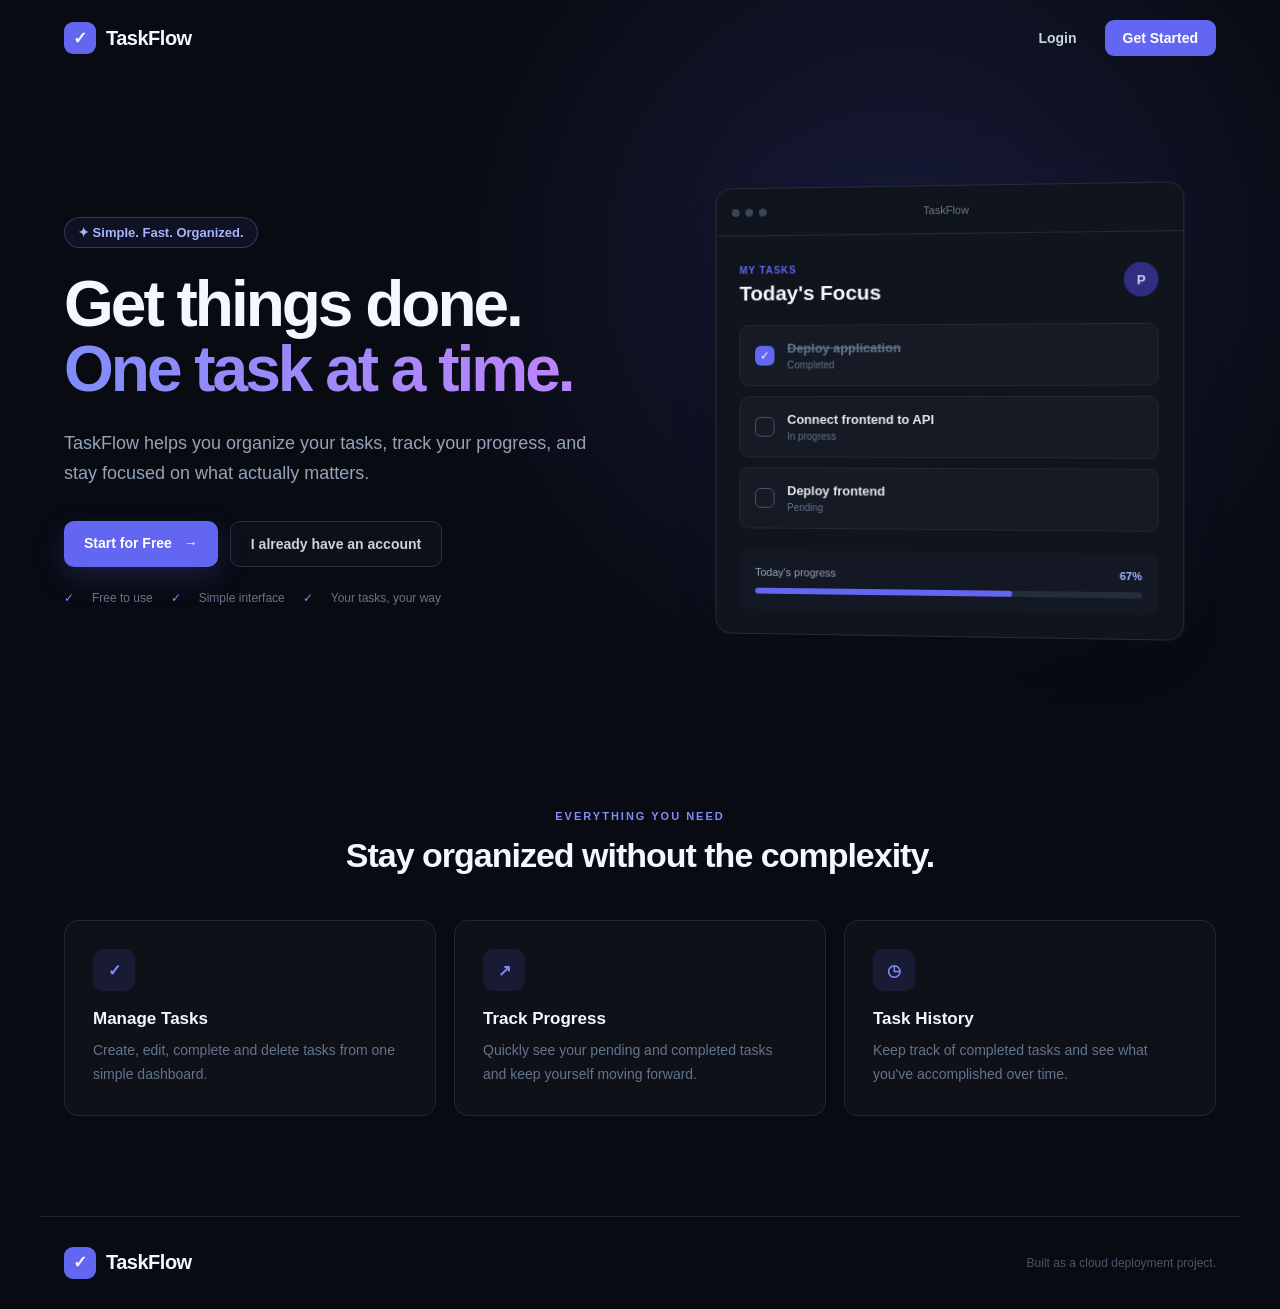
<file: frontend/index.html>
<!DOCTYPE html>
<html lang="en">
<head>
    <meta charset="UTF-8">
    <meta name="viewport" content="width=device-width, initial-scale=1.0">

    <title>TaskFlow | Organize Your Work</title>

    <link rel="stylesheet" href="css/landing.css">
</head>

<body>

    <!-- Navigation -->
    <nav class="navbar">

        <div class="logo">
            <span class="logo-icon">✓</span>
            TaskFlow
        </div>

        <div class="nav-buttons">
            <a href="login.html" class="login-btn">Login</a>
            <a href="register.html" class="signup-btn">Get Started</a>
        </div>

    </nav>


    <!-- Hero -->
    <main>

        <section class="hero">

            <div class="hero-content">

                <div class="badge">
                    ✦ Simple. Fast. Organized.
                </div>

                <h1>
                    Get things done.
                    <span>One task at a time.</span>
                </h1>

                <p>
                    TaskFlow helps you organize your tasks, track your progress,
                    and stay focused on what actually matters.
                </p>

                <div class="hero-buttons">

                    <a href="register.html" class="primary-btn">
                        Start for Free
                        <span>→</span>
                    </a>

                    <a href="login.html" class="secondary-btn">
                        I already have an account
                    </a>

                </div>

                <div class="trust">
                    <span>✓</span> Free to use
                    <span>✓</span> Simple interface
                    <span>✓</span> Your tasks, your way
                </div>

            </div>


            <!-- Task Preview -->
            <div class="hero-preview">

                <div class="preview-window">

                    <div class="window-header">
                        <div class="window-dots">
                            <span></span>
                            <span></span>
                            <span></span>
                        </div>

                        <div class="window-title">
                            TaskFlow
                        </div>
                    </div>


                    <div class="preview-body">

                        <div class="preview-heading">
                            <div>
                                <small>MY TASKS</small>
                                <h3>Today's Focus</h3>
                            </div>

                            <div class="fake-avatar">
                                P
                            </div>
                        </div>


                        <div class="task-card completed">
                            <div class="check">✓</div>

                            <div>
                                <strong>Deploy application</strong>
                                <small>Completed</small>
                            </div>
                        </div>


                        <div class="task-card">
                            <div class="empty-check"></div>

                            <div>
                                <strong>Connect frontend to API</strong>
                                <small>In progress</small>
                            </div>
                        </div>


                        <div class="task-card">
                            <div class="empty-check"></div>

                            <div>
                                <strong>Deploy frontend</strong>
                                <small>Pending</small>
                            </div>
                        </div>


                        <div class="progress-box">

                            <div class="progress-info">
                                <span>Today's progress</span>
                                <strong>67%</strong>
                            </div>

                            <div class="progress-bar">
                                <div></div>
                            </div>

                        </div>

                    </div>

                </div>

            </div>

        </section>


        <!-- Features -->
        <section class="features">

            <div class="section-heading">
                <span>EVERYTHING YOU NEED</span>
                <h2>Stay organized without the complexity.</h2>
            </div>


            <div class="feature-grid">

                <div class="feature-card">

                    <div class="feature-icon">
                        ✓
                    </div>

                    <h3>Manage Tasks</h3>

                    <p>
                        Create, edit, complete and delete tasks
                        from one simple dashboard.
                    </p>

                </div>


                <div class="feature-card">

                    <div class="feature-icon">
                        ↗
                    </div>

                    <h3>Track Progress</h3>

                    <p>
                        Quickly see your pending and completed
                        tasks and keep yourself moving forward.
                    </p>

                </div>


                <div class="feature-card">

                    <div class="feature-icon">
                        ◷
                    </div>

                    <h3>Task History</h3>

                    <p>
                        Keep track of completed tasks and see
                        what you've accomplished over time.
                    </p>

                </div>

            </div>

        </section>

    </main>


    <!-- Footer -->
    <footer>

        <div class="logo">
            <span class="logo-icon">✓</span>
            TaskFlow
        </div>

        <p>
            Built as a cloud deployment project.
        </p>

    </footer>

</body>
</html>
</file>
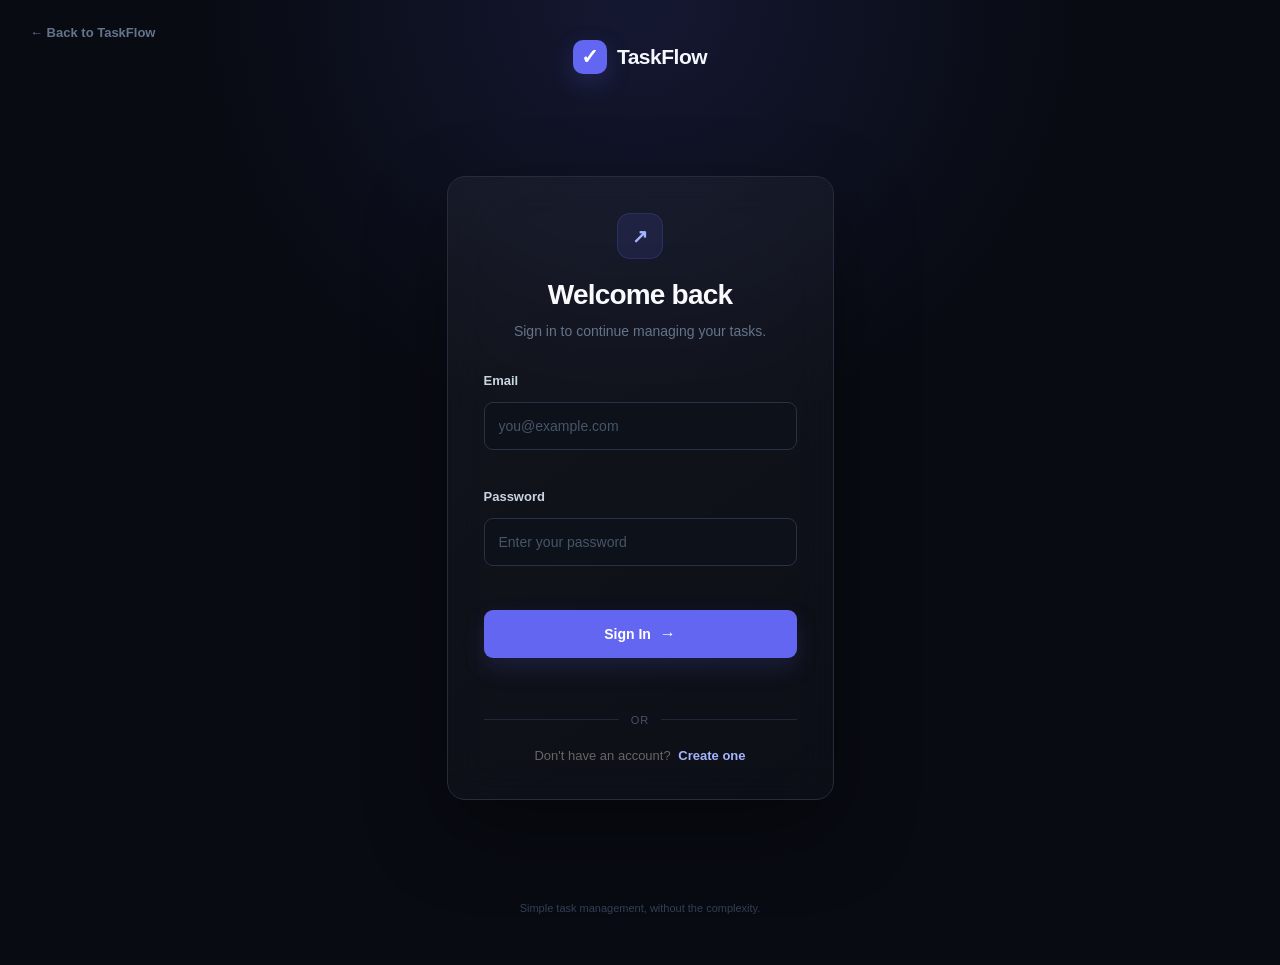
<file: frontend/dashboard.html>
<!DOCTYPE html>
<html lang="en">

<head>
    <meta charset="UTF-8">
    <meta name="viewport" content="width=device-width, initial-scale=1.0">

    <title>Dashboard | TaskFlow</title>

    <link rel="stylesheet" href="css/style.css">
    <link rel="stylesheet" href="css/dashboard.css">
</head>

<body class="dashboard-page">

    <div class="dashboard-container">

        <!-- ================= HEADER ================= -->

        <header class="dashboard-header">

            <a href="index.html" class="dashboard-brand">
                <span class="dashboard-logo">✓</span>
                <span>TaskFlow</span>
            </a>

            <div class="dashboard-user">

                <div class="user-info">
                    <span class="user-label">SIGNED IN AS</span>
                    <span id="userEmail">Loading user...</span>
                </div>

                <button id="logoutButton" class="logout-button">
                    Logout
                </button>

            </div>

        </header>


        <!-- ================= WELCOME ================= -->

        <section class="dashboard-welcome">

            <div>
                <p class="dashboard-eyebrow">YOUR WORKSPACE</p>

                <h1>
                    Get things done.
                    <span>One task at a time.</span>
                </h1>

                <p class="welcome-text">
                    Keep track of your work, stay organized,
                    and focus on what matters.
                </p>
            </div>

        </section>


        <!-- ================= STATISTICS ================= -->

        <section class="stats">

            <div class="stat-card">
                <div class="stat-icon">✓</div>

                <div>
                    <span class="stat-label">TOTAL TASKS</span>
                    <p id="totalTasks">0</p>
                </div>
            </div>


            <div class="stat-card">
                <div class="stat-icon pending-icon">◷</div>

                <div>
                    <span class="stat-label">PENDING</span>
                    <p id="pendingTasks">0</p>
                </div>
            </div>


            <div class="stat-card">
                <div class="stat-icon completed-icon">✓</div>

                <div>
                    <span class="stat-label">COMPLETED</span>
                    <p id="completedTasks">0</p>
                </div>
            </div>

        </section>


        <!-- ================= CREATE TASK ================= -->

        <section class="create-task">

            <div class="create-header">

                <div>
                    <p class="section-eyebrow">NEW TASK</p>

                    <h2>Create a task</h2>

                    <p>
                        Add something you want to accomplish.
                    </p>
                </div>

                <div class="create-icon">
                    +
                </div>

            </div>


            <form id="taskForm">

                <div class="task-input-row">

                    <div class="task-input-group">

                        <label for="taskTitle">
                            Task title
                        </label>

                        <input
                            type="text"
                            id="taskTitle"
                            placeholder="What needs to be done?"
                            required
                        >

                    </div>


                    <div class="task-input-group description-input">

                        <label for="taskDescription">
                            Description
                        </label>

                        <textarea
                            id="taskDescription"
                            placeholder="Add some details..."
                        ></textarea>

                    </div>

                </div>


                <div class="create-action">

                    <button type="submit" class="add-task-button">
                        <span>+</span>
                        Add Task
                    </button>

                </div>

            </form>


            <p id="taskMessage"></p>

        </section>


        <!-- ================= TASKS ================= -->

        <section class="tasks-section">

            <div class="section-header">

                <div>
                    <p class="section-eyebrow">WORKSPACE</p>

                    <h2>My Tasks</h2>
                </div>

                <a href="history.html" class="history-link">
                    View History
                    <span>→</span>
                </a>

            </div>


            <div id="tasksList">

                <p class="loading-tasks">
                    Loading tasks...
                </p>

            </div>

        </section>


        <!-- ================= FOOTER ================= -->

        <footer class="dashboard-footer">

            <span>TaskFlow</span>

            <span>
                Simple. Fast. Organized.
            </span>

        </footer>

    </div>


    <script src="js/dashboard.js"></script>

</body>
</html>
</file>
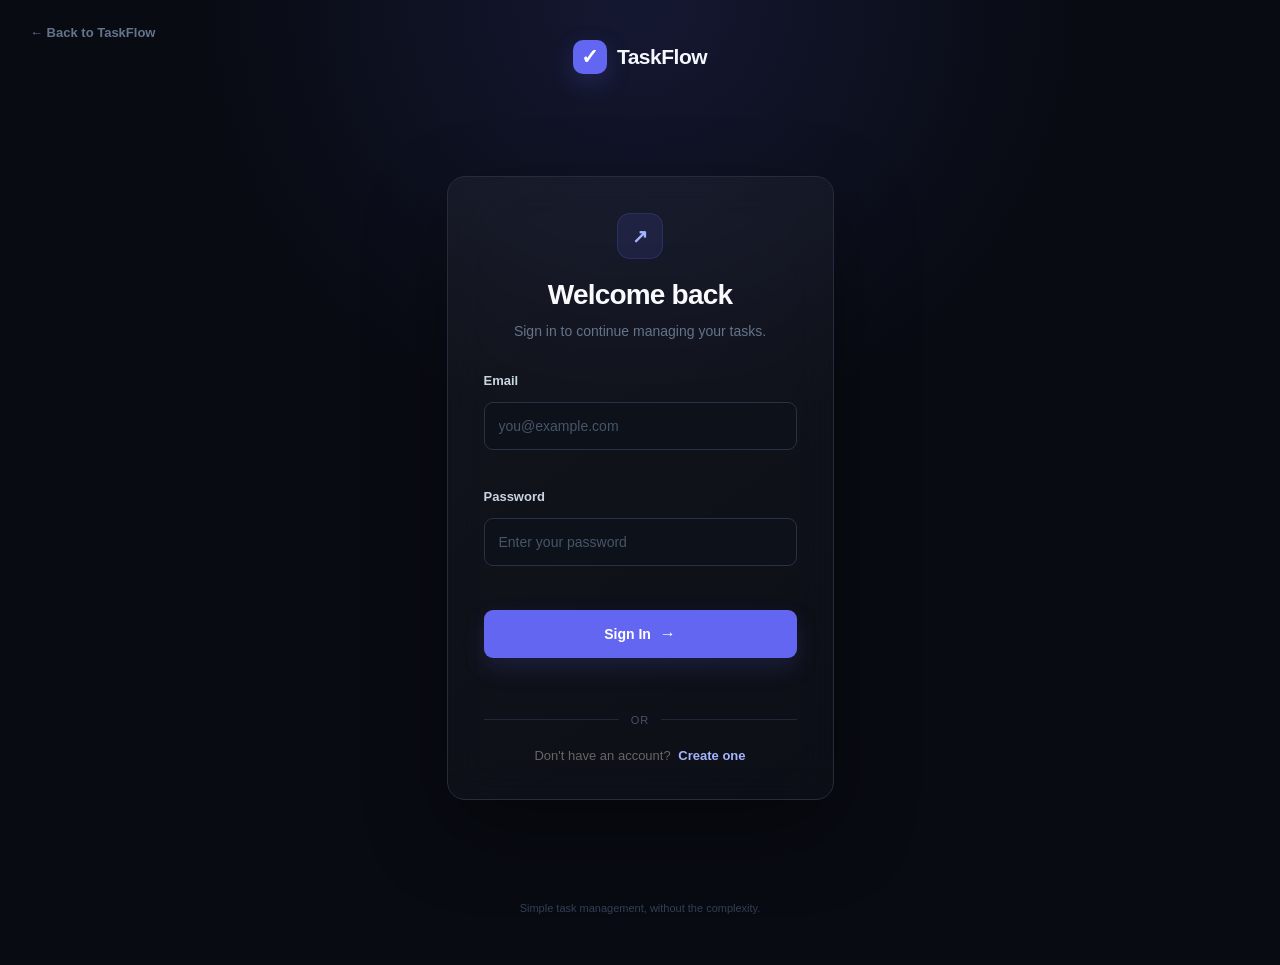
<file: frontend/history.html>
<!DOCTYPE html>
<html lang="en">

<head>
    <meta charset="UTF-8">
    <meta name="viewport" content="width=device-width, initial-scale=1.0">

    <title>Task History - TaskFlow</title>

    <link rel="stylesheet" href="css/style.css">
<link rel="stylesheet" href="css/history.css">
</head>

<body>

    <div class="dashboard-container">

        <!-- Header -->
        <header class="dashboard-header">

            <div>
                <p class="eyebrow">TASKFLOW</p>
                <h1>Task History</h1>
                <p class="page-subtitle">
                    Review the tasks you've completed.
                </p>
            </div>

            <div class="header-actions">

                <a href="dashboard.html" class="secondary-button">
                    ← Dashboard
                </a>

                <button id="logoutButton" class="logout-button">
                    Logout
                </button>

            </div>

        </header>


        <!-- History -->
        <section class="tasks-section history-section">

            <div class="section-header">
                <div>
                    <p class="section-label">YOUR PROGRESS</p>
                    <h2>Completed Tasks</h2>
                </div>
            </div>

            <div id="historyList">

                <p>Loading history...</p>

            </div>

        </section>

    </div>

 <script>
        document.getElementById("logoutButton").addEventListener("click", () => {
            localStorage.removeItem("token");
            window.location.href = "login.html";
        });
    </script>

    <script src="js/history.js"></script>


</body>

</html>
</file>
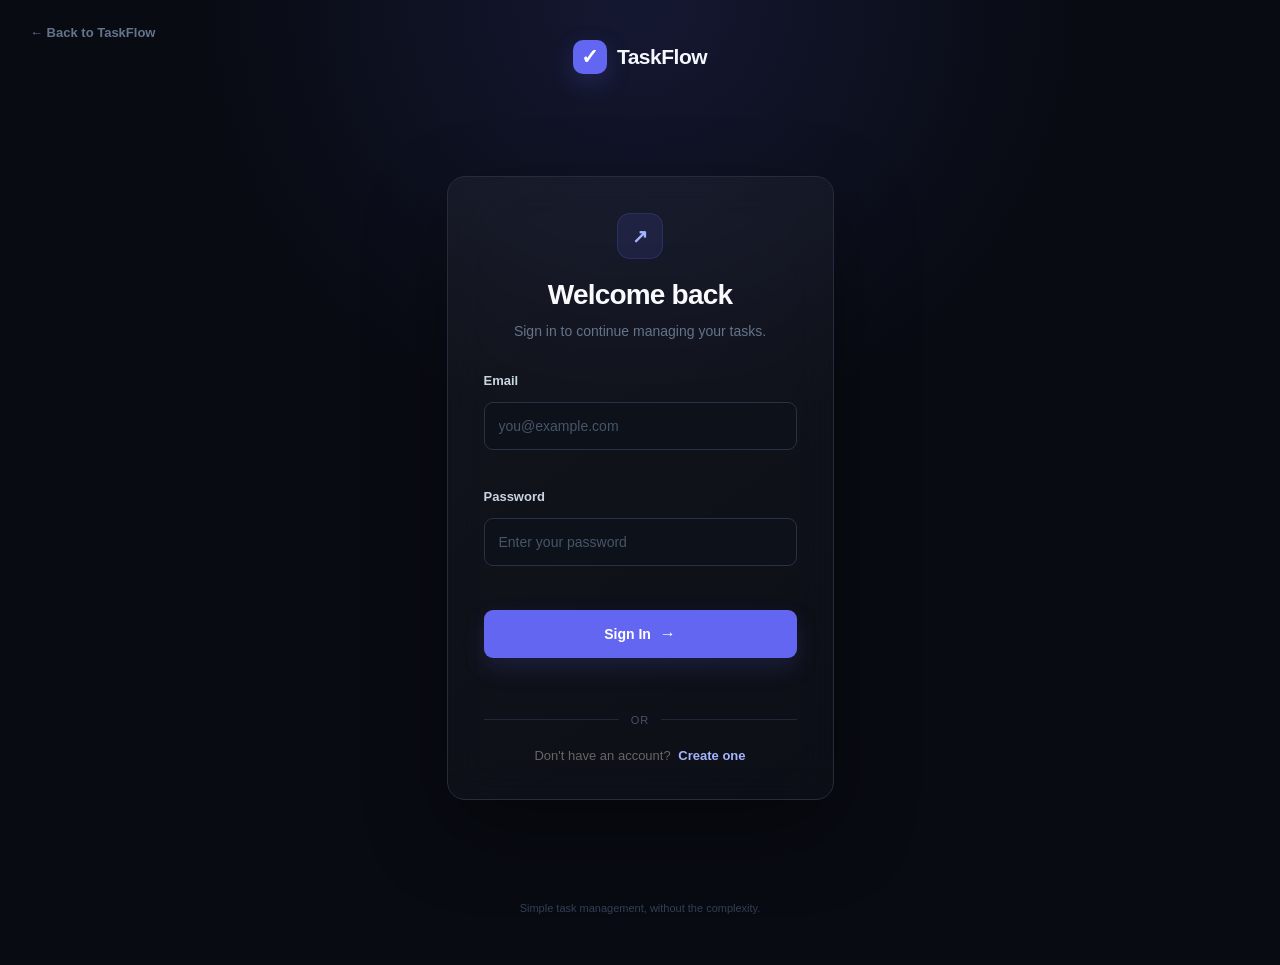
<file: frontend/login.html>
<!DOCTYPE html>
<html lang="en">
<head>
    <meta charset="UTF-8">
    <meta name="viewport" content="width=device-width, initial-scale=1.0">

    <title>Login | TaskFlow</title>

    <link rel="stylesheet" href="css/style.css">

</head>

<body class="auth-page">

    <a href="index.html" class="auth-back">
        ← Back to TaskFlow
    </a>

    <main class="auth-wrapper">

        <div class="auth-brand">
            <div class="logo-icon">✓</div>
            <span>TaskFlow</span>
        </div>

        <div class="auth-container">

            <div class="auth-header">
                <div class="auth-icon">↗</div>

                <h1>Welcome back</h1>

                <p>
                    Sign in to continue managing your tasks.
                </p>
            </div>

            <form id="loginForm">

                <div class="form-group">
                    <label for="email">Email</label>

                    <input
                        type="email"
                        id="email"
                        placeholder="you@example.com"
                        autocomplete="email"
                        required
                    >
                </div>

                <div class="form-group">
                    <div class="label-row">
                        <label for="password">Password</label>
                    </div>

                    <input
                        type="password"
                        id="password"
                        placeholder="Enter your password"
                        autocomplete="current-password"
                        required
                    >
                </div>

                <button type="submit" class="auth-button">
                    Sign In
                    <span>→</span>
                </button>

            </form>

            <p id="message" class="auth-message"></p>

            <div class="auth-divider">
                <span>or</span>
            </div>

            <p class="auth-switch">
                Don't have an account?
                <a href="register.html">Create one</a>
            </p>

        </div>

        <p class="auth-footer">
            Simple task management, without the complexity.
        </p>

    </main>

    <script src="js/auth.js"></script>

</body>
</html>
</file>
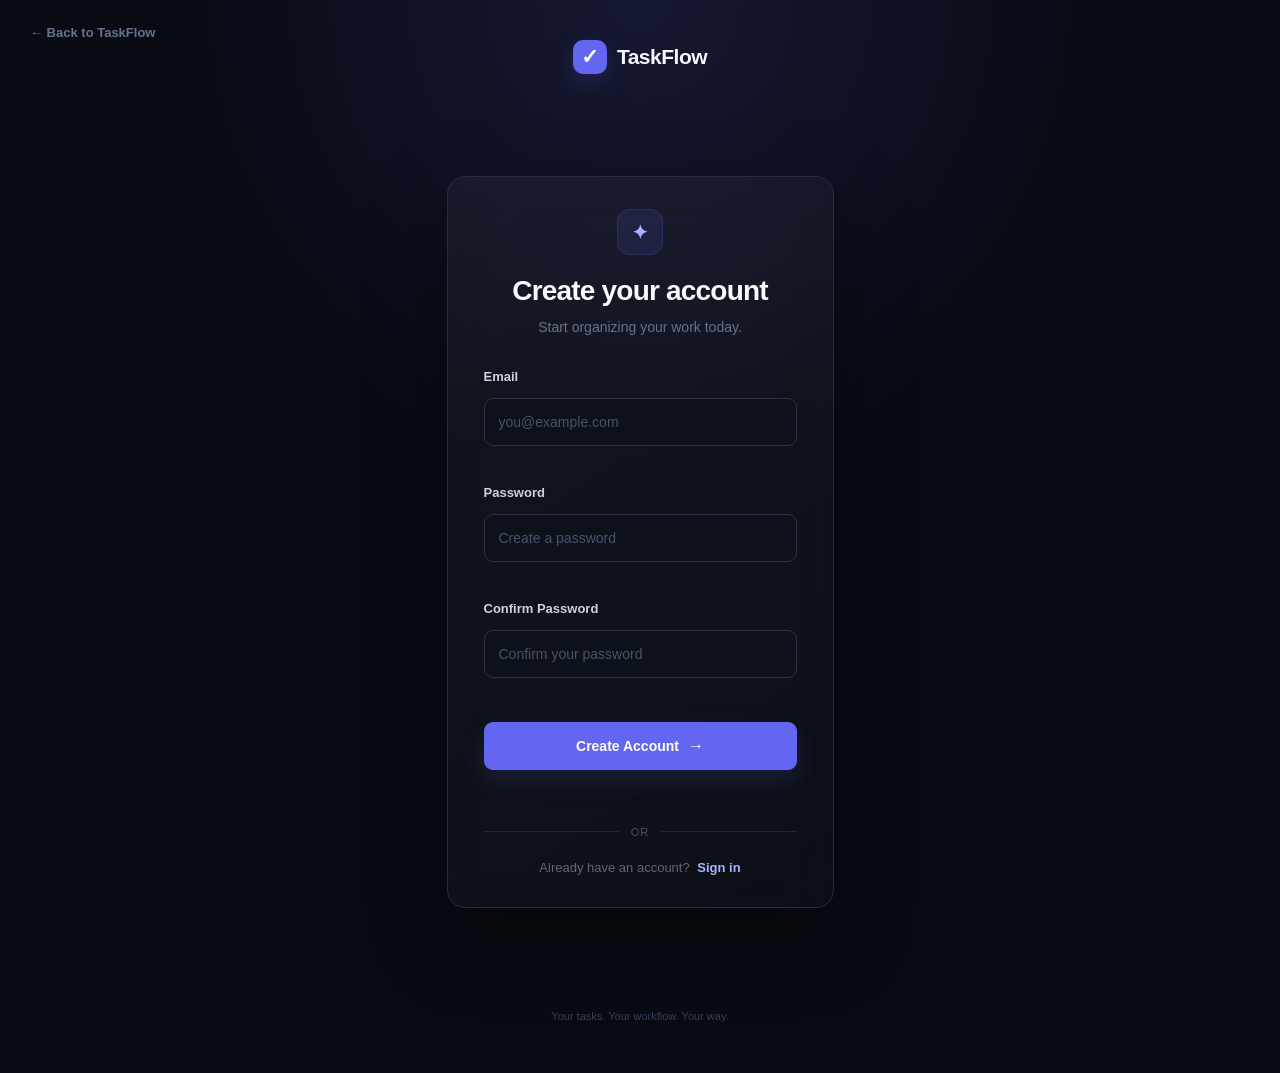
<file: frontend/register.html>
<!DOCTYPE html>
<html lang="en">
<head>
    <meta charset="UTF-8">
    <meta name="viewport" content="width=device-width, initial-scale=1.0">

    <title>Create Account | TaskFlow</title>

    <link rel="stylesheet" href="css/style.css">
</head>

<body class="auth-page">

    <a href="index.html" class="auth-back">
        ← Back to TaskFlow
    </a>

    <main class="auth-wrapper">

        <div class="auth-brand">
            <div class="logo-icon">✓</div>
            <span>TaskFlow</span>
        </div>

        <div class="auth-container register-card">

            <div class="auth-header">

                <div class="auth-icon">✦</div>

                <h1>Create your account</h1>

                <p>
                    Start organizing your work today.
                </p>

            </div>


            <form id="registerForm">

                <div class="form-group">

                    <label for="email">
                        Email
                    </label>

                    <input
                        type="email"
                        id="email"
                        placeholder="you@example.com"
                        autocomplete="email"
                        required
                    >

                </div>


                <div class="form-group">

                    <label for="password">
                        Password
                    </label>

                    <input
                        type="password"
                        id="password"
                        placeholder="Create a password"
                        autocomplete="new-password"
                        required
                    >

                </div>


                <div class="form-group">

                    <label for="confirmPassword">
                        Confirm Password
                    </label>

                    <input
                        type="password"
                        id="confirmPassword"
                        placeholder="Confirm your password"
                        autocomplete="new-password"
                        required
                    >

                </div>


                <button type="submit" class="auth-button">
                    Create Account
                    <span>→</span>
                </button>

            </form>


            <p id="message" class="auth-message"></p>


            <div class="auth-divider">
                <span>or</span>
            </div>


            <p class="auth-switch">
                Already have an account?
                <a href="login.html">Sign in</a>
            </p>

        </div>


        <p class="auth-footer">
            Your tasks. Your workflow. Your way.
        </p>

    </main>


    <script src="js/auth.js"></script>

</body>
</html>
</file>
<file: frontend/css/landing.css>
* {
    margin: 0;
    padding: 0;
    box-sizing: border-box;
}

body {
    font-family: Inter, -apple-system, BlinkMacSystemFont, "Segoe UI",
        Roboto, sans-serif;

    background:
        radial-gradient(
            circle at 70% 20%,
            rgba(99, 102, 241, 0.16),
            transparent 35%
        ),
        #080b12;

    color: #f5f7ff;
    min-height: 100vh;
}


/* =========================
   NAVBAR
========================= */

.navbar {
    height: 76px;

    display: flex;
    align-items: center;
    justify-content: space-between;

    max-width: 1200px;
    margin: auto;

    padding: 0 24px;
}

.logo {
    display: flex;
    align-items: center;
    gap: 10px;

    font-size: 20px;
    font-weight: 700;
    letter-spacing: -0.5px;
}

.logo-icon {
    width: 32px;
    height: 32px;

    display: flex;
    align-items: center;
    justify-content: center;

    border-radius: 9px;

    background: #6366f1;

    font-size: 17px;
    font-weight: 800;
}

.nav-buttons {
    display: flex;
    align-items: center;
    gap: 10px;
}

.login-btn,
.signup-btn {
    text-decoration: none;
    padding: 10px 18px;
    border-radius: 9px;

    font-size: 14px;
    font-weight: 600;

    transition: 0.2s ease;
}

.login-btn {
    color: #cbd5e1;
}

.login-btn:hover {
    color: white;
}

.signup-btn {
    background: #6366f1;
    color: white;
}

.signup-btn:hover {
    background: #5558e8;
    transform: translateY(-1px);
}


/* =========================
   HERO
========================= */

.hero {
    max-width: 1200px;
    margin: auto;

    min-height: 650px;

    padding: 90px 24px 70px;

    display: grid;
    grid-template-columns: 1fr 1fr;

    gap: 70px;

    align-items: center;
}

.hero-content {
    max-width: 600px;
}

.badge {
    display: inline-block;

    padding: 7px 13px;

    border: 1px solid rgba(129, 140, 248, 0.3);

    background: rgba(99, 102, 241, 0.08);

    border-radius: 999px;

    color: #a5b4fc;

    font-size: 13px;
    font-weight: 600;

    margin-bottom: 24px;
}

.hero h1 {
    font-size: clamp(48px, 5vw, 72px);

    line-height: 1.02;

    letter-spacing: -3px;

    margin-bottom: 25px;
}

.hero h1 span {
    display: block;

    background: linear-gradient(
        90deg,
        #818cf8,
        #c084fc
    );

    -webkit-background-clip: text;
    background-clip: text;

    color: transparent;
}

.hero p {
    max-width: 540px;

    color: #94a3b8;

    font-size: 18px;
    line-height: 1.7;

    margin-bottom: 32px;
}


/* =========================
   HERO BUTTONS
========================= */

.hero-buttons {
    display: flex;
    gap: 12px;

    flex-wrap: wrap;
}

.primary-btn,
.secondary-btn {
    text-decoration: none;

    padding: 14px 20px;

    border-radius: 10px;

    font-size: 14px;
    font-weight: 700;

    transition: 0.2s ease;
}

.primary-btn {
    background: #6366f1;
    color: white;

    box-shadow: 0 10px 30px rgba(99, 102, 241, 0.2);
}

.primary-btn:hover {
    background: #5558e8;
    transform: translateY(-2px);
}

.primary-btn span {
    margin-left: 8px;
}

.secondary-btn {
    color: #cbd5e1;

    border: 1px solid #263043;

    background: rgba(255,255,255,0.02);
}

.secondary-btn:hover {
    background: rgba(255,255,255,0.05);
    border-color: #3b465c;
}

.trust {
    margin-top: 24px;

    display: flex;
    flex-wrap: wrap;
    gap: 18px;

    color: #64748b;

    font-size: 12px;
}

.trust span {
    color: #818cf8;
}


/* =========================
   APP PREVIEW
========================= */

.hero-preview {
    display: flex;
    justify-content: center;
}

.preview-window {
    width: 100%;
    max-width: 470px;

    border-radius: 16px;

    overflow: hidden;

    background: #10141d;

    border: 1px solid #252d3d;

    box-shadow:
        0 30px 80px rgba(0,0,0,0.45),
        0 0 80px rgba(99,102,241,0.08);

    transform: perspective(1000px) rotateY(-4deg);
}

.window-header {
    height: 48px;

    display: flex;
    align-items: center;

    border-bottom: 1px solid #222a38;

    padding: 0 16px;

    position: relative;
}

.window-dots {
    display: flex;
    gap: 6px;
}

.window-dots span {
    width: 8px;
    height: 8px;

    border-radius: 50%;

    background: #3b4558;
}

.window-title {
    position: absolute;

    left: 50%;
    transform: translateX(-50%);

    color: #64748b;

    font-size: 11px;
}

.preview-body {
    padding: 24px;
}

.preview-heading {
    display: flex;
    justify-content: space-between;
    align-items: center;

    margin-bottom: 20px;
}

.preview-heading small {
    color: #6366f1;

    font-size: 10px;
    font-weight: 800;

    letter-spacing: 1px;
}

.preview-heading h3 {
    margin-top: 4px;

    font-size: 21px;
}

.fake-avatar {
    width: 34px;
    height: 34px;

    display: flex;
    align-items: center;
    justify-content: center;

    border-radius: 50%;

    background: #312e81;

    color: #c7d2fe;

    font-size: 13px;
    font-weight: 700;
}

.task-card {
    display: flex;
    align-items: center;
    gap: 13px;

    padding: 15px;

    margin-bottom: 10px;

    background: #151a24;

    border: 1px solid #222a38;

    border-radius: 10px;
}

.task-card strong {
    display: block;

    font-size: 13px;

    color: #e2e8f0;
}

.task-card small {
    display: block;

    margin-top: 4px;

    color: #64748b;

    font-size: 10px;
}

.check,
.empty-check {
    width: 20px;
    height: 20px;

    border-radius: 6px;

    display: flex;
    align-items: center;
    justify-content: center;

    flex-shrink: 0;
}

.check {
    background: #6366f1;

    color: white;

    font-size: 12px;
}

.empty-check {
    border: 1px solid #475569;
}

.completed strong {
    color: #64748b;
    text-decoration: line-through;
}

.progress-box {
    margin-top: 22px;

    padding: 16px;

    border-radius: 10px;

    background: #131824;
}

.progress-info {
    display: flex;
    justify-content: space-between;

    margin-bottom: 10px;

    font-size: 11px;

    color: #94a3b8;
}

.progress-info strong {
    color: #a5b4fc;
}

.progress-bar {
    height: 6px;

    background: #252d3d;

    border-radius: 999px;

    overflow: hidden;
}

.progress-bar div {
    width: 67%;
    height: 100%;

    background: #6366f1;

    border-radius: inherit;
}


/* =========================
   FEATURES
========================= */

.features {
    max-width: 1200px;

    margin: auto;

    padding: 80px 24px 100px;
}

.section-heading {
    text-align: center;

    max-width: 650px;

    margin: auto auto 45px;
}

.section-heading span {
    color: #818cf8;

    font-size: 11px;

    font-weight: 800;

    letter-spacing: 2px;
}

.section-heading h2 {
    margin-top: 12px;

    font-size: 34px;

    letter-spacing: -1px;
}

.feature-grid {
    display: grid;

    grid-template-columns: repeat(3, 1fr);

    gap: 18px;
}

.feature-card {
    padding: 28px;

    border-radius: 14px;

    background: rgba(255,255,255,0.025);

    border: 1px solid #202838;

    transition: 0.2s ease;
}

.feature-card:hover {
    transform: translateY(-4px);

    border-color: #343e55;
}

.feature-icon {
    width: 42px;
    height: 42px;

    display: flex;
    align-items: center;
    justify-content: center;

    border-radius: 10px;

    background: rgba(99,102,241,0.12);

    color: #818cf8;

    font-weight: 800;

    margin-bottom: 18px;
}

.feature-card h3 {
    margin-bottom: 10px;

    font-size: 17px;
}

.feature-card p {
    color: #64748b;

    font-size: 14px;

    line-height: 1.7;
}


/* =========================
   FOOTER
========================= */

footer {
    max-width: 1200px;

    margin: auto;

    padding: 30px 24px;

    border-top: 1px solid #1c2431;

    display: flex;

    justify-content: space-between;

    align-items: center;
}

footer p {
    color: #475569;

    font-size: 12px;
}


/* =========================
   RESPONSIVE
========================= */

@media (max-width: 900px) {

    .hero {
        grid-template-columns: 1fr;

        padding-top: 60px;

        gap: 50px;
    }

    .hero-content {
        text-align: center;
        margin: auto;
    }

    .hero p {
        margin-left: auto;
        margin-right: auto;
    }

    .hero-buttons,
    .trust {
        justify-content: center;
    }

    .feature-grid {
        grid-template-columns: 1fr;
    }

    .preview-window {
        transform: none;
    }
}


@media (max-width: 600px) {

    .navbar {
        padding: 0 16px;
    }

    .login-btn {
        display: none;
    }

    .hero {
        padding: 50px 16px;
    }

    .hero h1 {
        font-size: 44px;

        letter-spacing: -2px;
    }

    .hero p {
        font-size: 16px;
    }

    .preview-body {
        padding: 16px;
    }

    .features {
        padding-left: 16px;
        padding-right: 16px;
    }

    .section-heading h2 {
        font-size: 28px;
    }

    footer {
        flex-direction: column;

        gap: 15px;
    }
}
</file>
<file: frontend/css/style.css>
* {
    box-sizing: border-box;
}

body {
    margin: 0;
    font-family: Arial, sans-serif;
    background: #f4f6f8;
}

.auth-container {
    width: 400px;
    max-width: 90%;
    margin: 80px auto;
    padding: 30px;

    background: white;

    border-radius: 10px;

    box-shadow: 0 4px 15px rgba(0, 0, 0, 0.1);
}

.auth-container h1 {
    margin-bottom: 10px;
}

.auth-container p {
    color: #666;
}

.form-group {
    margin-bottom: 20px;
}

.form-group label {
    display: block;
    margin-bottom: 6px;
    font-weight: bold;
}

.form-group input {
    width: 100%;
    padding: 12px;

    border: 1px solid #ccc;
    border-radius: 6px;

    font-size: 15px;
}

button {
    width: 100%;
    padding: 12px;

    border: none;
    border-radius: 6px;

    background: #2563eb;
    color: white;

    font-size: 16px;
    cursor: pointer;
}

button:hover {
    background: #1d4ed8;
}

a {
    color: #2563eb;
    text-decoration: none;
}




/* ========================================
   DASHBOARD
======================================== */

.dashboard-container {
    width: 100%;
    max-width: 1100px;
    margin: 40px auto;
    padding: 20px;
}

.dashboard-header {
    display: flex;
    justify-content: space-between;
    align-items: center;
    margin-bottom: 30px;
}

.dashboard-header h1 {
    margin-bottom: 5px;
}

.dashboard-header p {
    margin-top: 0;
    color: #666;
}

.logout-button {
    width: auto;
    padding: 10px 20px;
    background: #dc2626;
}

.logout-button:hover {
    background: #b91c1c;
}


/* Statistics */

.stats {
    display: grid;
    grid-template-columns: repeat(3, 1fr);
    gap: 20px;
    margin-bottom: 30px;
}

.stat-card {
    background: white;
    padding: 25px;
    border-radius: 10px;
    text-align: center;

    box-shadow: 0 4px 15px rgba(0, 0, 0, 0.08);
}

.stat-card h3 {
    margin-top: 0;
    color: #555;
}

.stat-card p {
    font-size: 32px;
    font-weight: bold;
    margin-bottom: 0;
}


/* Create task */

.create-task {
    background: white;
    padding: 25px;
    border-radius: 10px;
    margin-bottom: 30px;

    box-shadow: 0 4px 15px rgba(0, 0, 0, 0.08);
}

.create-task input,
.create-task textarea {
    width: 100%;
    padding: 12px;
    margin-bottom: 15px;

    border: 1px solid #ccc;
    border-radius: 6px;

    font-size: 15px;
}

.create-task textarea {
    min-height: 100px;
    resize: vertical;
}


/* Tasks */

.tasks-section {
    background: white;
    padding: 25px;
    border-radius: 10px;

    box-shadow: 0 4px 15px rgba(0, 0, 0, 0.08);
}

.section-header {
    display: flex;
    justify-content: space-between;
    align-items: center;
}


.task-card {
    display: flex;
    justify-content: space-between;
    align-items: center;

    padding: 18px;

    margin-top: 15px;

    border: 1px solid #ddd;
    border-radius: 8px;
}

.task-content h3 {
    margin-top: 0;
    margin-bottom: 5px;
}

.task-content p {
    color: #666;
}

.task-content small {
    color: #777;
}


.task-actions {
    display: flex;
    gap: 10px;
}

.task-actions button {
    width: auto;
    padding: 8px 14px;
}


.delete-confirmation {
    margin-top: 12px;
    padding: 10px;

    background: #f8f8f8;
    border: 1px solid #ddd;
    border-radius: 6px;

    display: flex;
    align-items: center;
    gap: 8px;
}

.delete-confirmation span {
    margin-right: auto;
    font-size: 14px;
}

.confirm-delete {
    width: auto;
    padding: 6px 12px;
    background: #dc2626;
}

.confirm-delete:hover {
    background: #b91c1c;
}

.cancel-delete {
    width: auto;
    padding: 6px 12px;
    background: #6b7280;
}

.cancel-delete:hover {
    background: #4b5563;
}


.edit-form {
    width: 100%;
}

.edit-form label {
    display: block;
    margin-top: 10px;
    margin-bottom: 5px;
    font-weight: bold;
}

.edit-title,
.edit-description {
    width: 100%;
    padding: 10px;

    border: 1px solid #ccc;
    border-radius: 6px;

    font-size: 14px;
}

.edit-description {
    min-height: 80px;
    resize: vertical;
}

.edit-actions {
    display: flex;
    gap: 10px;
    margin-top: 12px;
}

.edit-actions button {
    width: auto;
    padding: 8px 14px;
}

.edit-actions .cancel-edit {
    background: #6b7280;
}

.edit-actions .cancel-edit:hover {
    background: #4b5563;
}



/* =========================================
   TASKFLOW AUTH PAGES
========================================= */

.auth-page {
    min-height: 100vh;

    background:
        radial-gradient(
            circle at 50% 0%,
            rgba(99, 102, 241, 0.14),
            transparent 38%
        ),
        #080b12;

    color: #f5f7ff;

    font-family:
        Inter,
        -apple-system,
        BlinkMacSystemFont,
        "Segoe UI",
        Roboto,
        sans-serif;

    display: flex;
    align-items: center;
    justify-content: center;

    position: relative;

    padding: 40px 20px;
}


/* =========================================
   BACK BUTTON
========================================= */

.auth-back {
    position: fixed;

    top: 25px;
    left: 30px;

    color: #64748b;

    text-decoration: none;

    font-size: 13px;
    font-weight: 600;

    transition: 0.2s ease;
}

.auth-back:hover {
    color: #a5b4fc;
}


/* =========================================
   AUTH WRAPPER
========================================= */

.auth-wrapper {
    width: 100%;
    max-width: 430px;

    display: flex;
    flex-direction: column;

    align-items: center;
}


/* =========================================
   BRAND
========================================= */

.auth-brand {
    display: flex;

    align-items: center;

    gap: 10px;

    margin-bottom: 22px;

    font-size: 21px;

    font-weight: 750;

    letter-spacing: -0.5px;
}

.auth-brand .logo-icon {
    width: 34px;
    height: 34px;

    display: flex;

    align-items: center;
    justify-content: center;

    background: #6366f1;

    border-radius: 10px;

    color: white;

    font-weight: 800;

    box-shadow:
        0 8px 25px rgba(99, 102, 241, 0.22);
}


/* =========================================
   AUTH CARD
========================================= */

.auth-container {
    width: 100%;

    padding: 36px;

    border-radius: 18px;

    background:
        linear-gradient(
            145deg,
            rgba(255,255,255,0.045),
            rgba(255,255,255,0.018)
        );

    border: 1px solid #252d3d;

    box-shadow:
        0 30px 80px rgba(0,0,0,0.4);

    backdrop-filter: blur(20px);
}


/* =========================================
   HEADER
========================================= */

.auth-header {
    text-align: center;

    margin-bottom: 30px;
}

.auth-icon {
    width: 46px;
    height: 46px;

    margin: 0 auto 18px;

    display: flex;

    align-items: center;
    justify-content: center;

    border-radius: 13px;

    background: rgba(99,102,241,0.12);

    border: 1px solid rgba(99,102,241,0.18);

    color: #a5b4fc;

    font-size: 19px;

    font-weight: 700;
}

.auth-header h1 {
    font-size: 28px;

    line-height: 1.2;

    letter-spacing: -0.8px;

    margin-bottom: 9px;

    color: #f8fafc;
}

.auth-header p {
    margin: 0;

    color: #64748b;

    font-size: 14px;

    line-height: 1.6;
}


/* =========================================
   FORM
========================================= */

.auth-container form {
    display: flex;

    flex-direction: column;

    gap: 19px;
}

.auth-container .form-group {
    display: flex;

    flex-direction: column;

    gap: 8px;
}

.auth-container label {
    color: #cbd5e1;

    font-size: 13px;

    font-weight: 600;
}

.auth-container input {
    width: 100%;

    height: 48px;

    padding: 0 14px;

    border-radius: 9px;

    border: 1px solid #293244;

    background: #0d1119;

    color: #f8fafc;

    outline: none;

    font-size: 14px;

    transition:
        border-color 0.2s ease,
        box-shadow 0.2s ease,
        background 0.2s ease;
}

.auth-container input::placeholder {
    color: #475569;
}

.auth-container input:hover {
    border-color: #364158;
}

.auth-container input:focus {
    border-color: #6366f1;

    background: #0f1420;

    box-shadow:
        0 0 0 3px rgba(99,102,241,0.12);
}


/* =========================================
   BUTTON
========================================= */

.auth-button {
    width: 100%;

    height: 48px;

    margin-top: 5px;

    border: none;

    border-radius: 9px;

    background: #6366f1;

    color: white;

    font-size: 14px;

    font-weight: 700;

    cursor: pointer;

    display: flex;

    align-items: center;

    justify-content: center;

    gap: 9px;

    box-shadow:
        0 10px 25px rgba(99,102,241,0.16);

    transition:
        background 0.2s ease,
        transform 0.2s ease,
        box-shadow 0.2s ease;
}

.auth-button:hover {
    background: #5558e8;

    transform: translateY(-1px);

    box-shadow:
        0 13px 30px rgba(99,102,241,0.22);
}

.auth-button:active {
    transform: translateY(0);
}

.auth-button span {
    font-size: 16px;
}


/* =========================================
   MESSAGE
========================================= */

.auth-message {
    min-height: 20px;

    margin: 14px 0 0;

    text-align: center;

    color: #f87171;

    font-size: 13px;

    line-height: 1.5;
}


/* =========================================
   DIVIDER
========================================= */

.auth-divider {
    display: flex;

    align-items: center;

    gap: 12px;

    margin: 22px 0;
}

.auth-divider::before,
.auth-divider::after {
    content: "";

    height: 1px;

    flex: 1;

    background: #202838;
}

.auth-divider span {
    color: #475569;

    font-size: 11px;

    text-transform: uppercase;

    letter-spacing: 1px;
}


/* =========================================
   SWITCH
========================================= */

.auth-switch {
    text-align: center;

    color: #64748b;

    font-size: 13px;

    margin: 0;
}

.auth-switch a {
    color: #a5b4fc;

    text-decoration: none;

    font-weight: 700;

    margin-left: 4px;
}

.auth-switch a:hover {
    color: #c7d2fe;

    text-decoration: underline;
}


/* =========================================
   FOOTER
========================================= */

.auth-footer {
    margin-top: 22px;

    color: #334155;

    font-size: 11px;

    text-align: center;
}


/* =========================================
   REGISTER CARD
========================================= */

.register-card {
    padding-top: 32px;
    padding-bottom: 32px;
}


/* =========================================
   MOBILE
========================================= */

@media (max-width: 600px) {

    .auth-page {
        padding: 70px 16px 30px;
    }

    .auth-back {
        top: 20px;
        left: 18px;
    }

    .auth-container {
        padding: 28px 22px;
    }

    .auth-header h1 {
        font-size: 25px;
    }

    .auth-brand {
        margin-bottom: 18px;
    }
}
</file>
<file: frontend/css/dashboard.css>
/* =========================================================
   TASKFLOW DASHBOARD
========================================================= */

.dashboard-page {
    min-height: 100vh;

    margin: 0;

    background:
        radial-gradient(
            circle at 50% -10%,
            rgba(99, 102, 241, 0.14),
            transparent 38%
        ),
        #080b12;

    color: #f8fafc;

    font-family:
        Inter,
        -apple-system,
        BlinkMacSystemFont,
        "Segoe UI",
        Roboto,
        sans-serif;
}


/* =========================================================
   MAIN CONTAINER
========================================================= */

.dashboard-page .dashboard-container {
    width: min(1100px, calc(100% - 40px));

    margin: 0 auto;

    padding: 25px 0 50px;
}


/* =========================================================
   HEADER
========================================================= */

.dashboard-page .dashboard-header {
    display: flex;

    align-items: center;
    justify-content: space-between;

    padding: 5px 0 24px;

    border-bottom: 1px solid #1d2533;
}


/* Brand */

.dashboard-brand {
    display: flex;

    align-items: center;

    gap: 10px;

    color: #f8fafc;

    text-decoration: none;

    font-size: 20px;

    font-weight: 750;

    letter-spacing: -0.5px;
}

.dashboard-logo {
    width: 34px;
    height: 34px;

    display: flex;

    align-items: center;
    justify-content: center;

    border-radius: 10px;

    background: #6366f1;

    color: white;

    font-size: 15px;
    font-weight: 800;

    box-shadow:
        0 8px 25px rgba(99, 102, 241, 0.25);
}


/* User */

.dashboard-user {
    display: flex;

    align-items: center;

    gap: 18px;
}

.user-info {
    display: flex;

    flex-direction: column;

    align-items: flex-end;

    gap: 3px;
}

.user-label {
    color: #475569;

    font-size: 9px;

    font-weight: 700;

    letter-spacing: 1px;
}

#userEmail {
    color: #cbd5e1;

    font-size: 12px;
}


/* Logout */

.dashboard-page .logout-button {
    height: 38px;

    padding: 0 15px;

    border: 1px solid #293244;

    border-radius: 8px;

    background: #0d1119;

    color: #94a3b8;

    font-family: inherit;

    font-size: 12px;

    font-weight: 600;

    cursor: pointer;

    transition: 0.2s ease;
}

.dashboard-page .logout-button:hover {
    color: #f8fafc;

    border-color: #414c63;

    background: #121722;
}


/* =========================================================
   WELCOME
========================================================= */

.dashboard-welcome {
    padding: 58px 0 35px;
}

.dashboard-eyebrow,
.section-eyebrow {
    margin: 0 0 10px;

    color: #818cf8;

    font-size: 10px;

    font-weight: 800;

    letter-spacing: 1.8px;
}

.dashboard-welcome h1 {
    margin: 0;

    max-width: 700px;

    color: #f8fafc;

    font-size: clamp(35px, 5vw, 52px);

    line-height: 1.05;

    letter-spacing: -2.2px;

    font-weight: 750;
}

.dashboard-welcome h1 span {
    display: block;

    color: #8b87ff;
}

.welcome-text {
    max-width: 580px;

    margin: 18px 0 0;

    color: #64748b;

    font-size: 14px;

    line-height: 1.7;
}


/* =========================================================
   STATISTICS
========================================================= */

.dashboard-page .stats {
    display: grid;

    grid-template-columns:
        repeat(3, 1fr);

    gap: 14px;

    margin-bottom: 30px;
}

.dashboard-page .stat-card {
    min-height: 110px;

    padding: 22px;

    display: flex;

    align-items: center;

    gap: 17px;

    box-sizing: border-box;

    border: 1px solid #202938;

    border-radius: 14px;

    background:
        linear-gradient(
            145deg,
            rgba(255,255,255,0.035),
            rgba(255,255,255,0.012)
        );

    transition:
        transform 0.2s ease,
        border-color 0.2s ease;
}

.dashboard-page .stat-card:hover {
    transform: translateY(-2px);

    border-color: #313c52;
}

.stat-icon {
    width: 42px;
    height: 42px;

    flex-shrink: 0;

    display: flex;

    align-items: center;
    justify-content: center;

    border-radius: 11px;

    background: rgba(99,102,241,0.12);

    border: 1px solid rgba(99,102,241,0.16);

    color: #a5b4fc;

    font-weight: 800;
}

.pending-icon {
    color: #fbbf24;

    background: rgba(251,191,36,0.08);

    border-color: rgba(251,191,36,0.14);
}

.completed-icon {
    color: #34d399;

    background: rgba(52,211,153,0.08);

    border-color: rgba(52,211,153,0.14);
}

.stat-label {
    color: #64748b;

    font-size: 9px;

    font-weight: 800;

    letter-spacing: 1.3px;
}

.dashboard-page .stat-card p {
    margin: 4px 0 0;

    color: #f8fafc;

    font-size: 27px;

    line-height: 1;

    font-weight: 750;
}


/* =========================================================
   CREATE TASK
========================================================= */

.dashboard-page .create-task {
    padding: 27px;

    margin-bottom: 45px;

    border: 1px solid #202938;

    border-radius: 16px;

    background:
        linear-gradient(
            145deg,
            rgba(255,255,255,0.035),
            rgba(255,255,255,0.012)
        );
}

.create-header {
    display: flex;

    justify-content: space-between;

    align-items: flex-start;

    margin-bottom: 24px;
}

.create-header h2 {
    margin: 0;

    color: #f8fafc;

    font-size: 19px;

    letter-spacing: -0.4px;
}

.create-header p:not(.section-eyebrow) {
    margin: 6px 0 0;

    color: #64748b;

    font-size: 12px;
}

.create-icon {
    width: 38px;
    height: 38px;

    display: flex;

    align-items: center;
    justify-content: center;

    border-radius: 10px;

    background: rgba(99,102,241,0.12);

    color: #a5b4fc;

    font-size: 20px;
}


/* Inputs */

.task-input-row {
    display: grid;

    grid-template-columns:
        1fr 1fr;

    gap: 15px;
}

.task-input-group {
    display: flex;

    flex-direction: column;

    gap: 8px;
}

.task-input-group label {
    color: #cbd5e1;

    font-size: 11px;

    font-weight: 650;
}

.dashboard-page .task-input-group input,
.dashboard-page .task-input-group textarea {
    width: 100%;

    box-sizing: border-box;

    border: 1px solid #293244;

    border-radius: 9px;

    outline: none;

    background: #0d1119;

    color: #f8fafc;

    font-family: inherit;

    font-size: 13px;

    transition: 0.2s ease;
}

.dashboard-page .task-input-group input {
    height: 48px;

    padding: 0 14px;
}

.dashboard-page .task-input-group textarea {
    min-height: 48px;

    height: 48px;

    padding: 14px;

    resize: vertical;
}

.dashboard-page .task-input-group input::placeholder,
.dashboard-page .task-input-group textarea::placeholder {
    color: #475569;
}

.dashboard-page .task-input-group input:focus,
.dashboard-page .task-input-group textarea:focus {
    border-color: #6366f1;

    background: #0f1420;

    box-shadow:
        0 0 0 3px rgba(99,102,241,0.1);
}


/* Create button */

.create-action {
    display: flex;

    justify-content: flex-end;

    margin-top: 17px;
}

.add-task-button {
    height: 42px;

    padding: 0 18px;

    display: flex;

    align-items: center;

    gap: 8px;

    border: 0;

    border-radius: 8px;

    background: #6366f1;

    color: white;

    font-family: inherit;

    font-size: 12px;

    font-weight: 700;

    cursor: pointer;

    transition: 0.2s ease;

    box-shadow:
        0 8px 20px rgba(99,102,241,0.15);
}

.add-task-button:hover {
    background: #5558e8;

    transform: translateY(-1px);
}

.add-task-button span {
    font-size: 17px;
}


/* Message */

#taskMessage {
    margin: 12px 0 0;

    color: #a5b4fc;

    font-size: 12px;
}


/* =========================================================
   TASK SECTION
========================================================= */

.dashboard-page .tasks-section {
    margin-bottom: 45px;
}

.dashboard-page .section-header {
    display: flex;

    align-items: flex-end;

    justify-content: space-between;

    margin-bottom: 18px;
}

.dashboard-page .section-header h2 {
    margin: 0;

    color: #f8fafc;

    font-size: 23px;

    letter-spacing: -0.7px;
}

.history-link {
    display: flex;

    align-items: center;

    gap: 7px;

    color: #818cf8;

    text-decoration: none;

    font-size: 12px;

    font-weight: 650;
}

.history-link:hover {
    color: #a5b4fc;
}

.history-link span {
    font-size: 15px;
}


/* =========================================================
   TASK LIST
========================================================= */

#tasksList {
    display: flex;

    flex-direction: column;

    gap: 10px;
}

.loading-tasks {
    margin: 0;

    padding: 35px;

    text-align: center;

    border: 1px dashed #293244;

    border-radius: 12px;

    color: #64748b;

    font-size: 13px;
}


/*
   Generic styling for dynamically-generated
   task elements.
*/

#tasksList > div,
#tasksList > article {
    box-sizing: border-box;

    padding: 18px 20px;

    border: 1px solid #202938;

    border-radius: 12px;

    background: #0d1119;

    color: #cbd5e1;

    transition:
        border-color 0.2s ease,
        transform 0.2s ease;
}

#tasksList > div:hover,
#tasksList > article:hover {
    border-color: #303b50;

    transform: translateY(-1px);
}


/* =========================================================
   FOOTER
========================================================= */

.dashboard-footer {
    display: flex;

    justify-content: space-between;

    padding-top: 24px;

    border-top: 1px solid #1d2533;

    color: #334155;

    font-size: 10px;
}


/* =========================================================
   RESPONSIVE
========================================================= */

@media (max-width: 750px) {

    .dashboard-page .dashboard-container {
        width: min(100% - 28px, 600px);
    }

    .dashboard-page .stats {
        grid-template-columns: 1fr;
    }

    .task-input-row {
        grid-template-columns: 1fr;
    }

    .dashboard-welcome {
        padding-top: 40px;
    }

    .dashboard-welcome h1 {
        font-size: 38px;
    }

    .dashboard-user {
        gap: 9px;
    }

    .user-info {
        display: none;
    }
}


@media (max-width: 500px) {

    .dashboard-page .dashboard-header {
        align-items: center;
    }

    .dashboard-brand {
        font-size: 18px;
    }

    .dashboard-page .create-task {
        padding: 20px;
    }

    .create-action {
        justify-content: stretch;
    }

    .add-task-button {
        width: 100%;

        justify-content: center;
    }

    .dashboard-page .section-header {
        align-items: flex-start;

        gap: 15px;
    }

    .dashboard-footer {
        flex-direction: column;

        gap: 7px;
    }
}



/* =========================================================
   TASK LIST - OVERRIDE OLD STYLE.CSS
========================================================= */

.dashboard-page .tasks-section {
    background: transparent !important;
    border: none !important;
    border-radius: 0 !important;

    padding: 0 !important;
    margin-top: 10px !important;
}

.dashboard-page .tasks-section .section-header {
    background: transparent !important;

    padding: 0 0 16px !important;
    margin: 0 !important;

    border: none !important;
}

.dashboard-page .tasks-section .section-header h2 {
    color: #f8fafc !important;

    font-size: 23px !important;
    font-weight: 750 !important;

    margin: 0 !important;
}


/* Task list */

.dashboard-page #tasksList {
    background: transparent !important;

    display: flex !important;
    flex-direction: column !important;

    gap: 10px !important;
}


/* Individual task card */

.dashboard-page #tasksList > div,
.dashboard-page #tasksList > article {
    width: 100% !important;

    box-sizing: border-box !important;

    padding: 18px 20px !important;

    margin: 0 !important;

    border: 1px solid #252d3d !important;

    border-radius: 12px !important;

    background: #0d1119 !important;

    color: #cbd5e1 !important;

    box-shadow: none !important;

    transition:
        border-color 0.2s ease,
        transform 0.2s ease,
        background 0.2s ease !important;
}

.dashboard-page #tasksList > div:hover,
.dashboard-page #tasksList > article:hover {
    background: #10151f !important;

    border-color: #39445b !important;

    transform: translateY(-1px) !important;
}


/* Task card text */

.dashboard-page #tasksList h3,
.dashboard-page #tasksList h4,
.dashboard-page #tasksList strong {
    color: #e2e8f0 !important;
}

.dashboard-page #tasksList p {
    color: #64748b !important;
}


/* Task buttons */

.dashboard-page #tasksList button {
    border: 0 !important;

    border-radius: 7px !important;

    padding: 8px 13px !important;

    background: #6366f1 !important;

    color: white !important;

    font-family: inherit !important;

    font-size: 12px !important;

    font-weight: 650 !important;

    cursor: pointer !important;

    transition: 0.2s ease !important;
}

.dashboard-page #tasksList button:hover {
    background: #5558e8 !important;

    transform: translateY(-1px) !important;
}


/* Delete button */

.dashboard-page #tasksList button:last-child {
    background: #1a2230 !important;

    border: 1px solid #303b50 !important;

    color: #cbd5e1 !important;
}

.dashboard-page #tasksList button:last-child:hover {
    background: #252d3d !important;

    color: #f87171 !important;

    border-color: #475569 !important;
}


/* Inputs created during inline editing */

.dashboard-page #tasksList input,
.dashboard-page #tasksList textarea {
    box-sizing: border-box !important;

    border: 1px solid #293244 !important;

    border-radius: 8px !important;

    background: #080b12 !important;

    color: #f8fafc !important;

    padding: 9px 11px !important;

    font-family: inherit !important;

    outline: none !important;
}

.dashboard-page #tasksList input:focus,
.dashboard-page #tasksList textarea:focus {
    border-color: #6366f1 !important;

    box-shadow:
        0 0 0 3px rgba(99,102,241,0.1) !important;
}


/* Empty/loading state */

.dashboard-page #tasksList > p {
    background: #0d1119 !important;

    border: 1px dashed #293244 !important;

    border-radius: 12px !important;

    padding: 30px !important;

    text-align: center !important;

    color: #64748b !important;
}
</file>
<file: frontend/css/history.css>
/* =========================================================
   TASKFLOW HISTORY
========================================================= */

body {
    margin: 0 !important;

    min-height: 100vh !important;

    background:
        radial-gradient(
            circle at 50% -10%,
            rgba(99, 102, 241, 0.14),
            transparent 38%
        ),
        #080b12 !important;

    color: #f8fafc !important;

    font-family:
        Inter,
        -apple-system,
        BlinkMacSystemFont,
        "Segoe UI",
        Roboto,
        sans-serif !important;
}


/* =========================================================
   MAIN CONTAINER
========================================================= */

body .dashboard-container {
    width: min(1100px, calc(100% - 40px)) !important;

    margin: 0 auto !important;

    padding: 25px 0 50px !important;

    background: transparent !important;
}


/* =========================================================
   HEADER
========================================================= */

body .dashboard-header {
    min-height: 70px !important;

    padding: 5px 0 24px !important;

    margin: 0 !important;

    display: flex !important;

    align-items: center !important;

    justify-content: space-between !important;

    border-bottom: 1px solid #1d2533 !important;

    background: transparent !important;
}


/* Header text */

.eyebrow {
    margin: 0 0 8px !important;

    color: #818cf8 !important;

    font-size: 10px !important;

    font-weight: 800 !important;

    letter-spacing: 1.8px !important;
}

body .dashboard-header h1 {
    margin: 0 !important;

    color: #f8fafc !important;

    font-size: 30px !important;

    line-height: 1.15 !important;

    letter-spacing: -1px !important;

    font-weight: 750 !important;
}

.page-subtitle {
    margin: 7px 0 0 !important;

    color: #64748b !important;

    font-size: 13px !important;
}


/* =========================================================
   HEADER ACTIONS
========================================================= */

.header-actions {
    display: flex !important;

    align-items: center !important;

    gap: 10px !important;
}


/* Dashboard button */

.secondary-button {
    height: 38px !important;

    padding: 0 14px !important;

    display: flex !important;

    align-items: center !important;

    border: 1px solid #293244 !important;

    border-radius: 8px !important;

    background: #0d1119 !important;

    color: #a5b4fc !important;

    text-decoration: none !important;

    font-size: 12px !important;

    font-weight: 650 !important;

    transition: 0.2s ease !important;
}

.secondary-button:hover {
    background: #121722 !important;

    border-color: #414c63 !important;

    color: #c7d2fe !important;
}


/* Logout */

body .logout-button {
    height: 38px !important;

    padding: 0 15px !important;

    border: 1px solid #293244 !important;

    border-radius: 8px !important;

    background: #0d1119 !important;

    color: #94a3b8 !important;

    font-family: inherit !important;

    font-size: 12px !important;

    font-weight: 650 !important;

    cursor: pointer !important;

    transition: 0.2s ease !important;
}

body .logout-button:hover {
    background: #161c27 !important;

    border-color: #414c63 !important;

    color: #f87171 !important;
}


/* =========================================================
   HISTORY SECTION
========================================================= */

body .history-section {
    width: 100% !important;

    box-sizing: border-box !important;

    margin: 35px 0 0 !important;

    padding: 0 !important;

    background: transparent !important;

    border: none !important;

    border-radius: 0 !important;

    box-shadow: none !important;
}


body .history-section .section-header {
    display: flex !important;

    align-items: flex-end !important;

    justify-content: space-between !important;

    padding: 0 0 16px !important;

    margin: 0 !important;

    background: transparent !important;

    border: none !important;
}

.section-label {
    margin: 0 0 8px !important;

    color: #818cf8 !important;

    font-size: 10px !important;

    font-weight: 800 !important;

    letter-spacing: 1.7px !important;
}

body .history-section h2 {
    margin: 0 !important;

    color: #f8fafc !important;

    font-size: 23px !important;

    font-weight: 750 !important;

    letter-spacing: -0.7px !important;
}


/* =========================================================
   HISTORY LIST
========================================================= */

body #historyList {
    display: flex !important;

    flex-direction: column !important;

    gap: 10px !important;

    width: 100% !important;

    background: transparent !important;
}


/* Dynamically generated history cards */

body #historyList > div,
body #historyList > article {
    width: 100% !important;

    box-sizing: border-box !important;

    margin: 0 !important;

    padding: 19px 21px !important;

    border: 1px solid #252d3d !important;

    border-radius: 12px !important;

    background:
        linear-gradient(
            145deg,
            rgba(255,255,255,0.035),
            rgba(255,255,255,0.012)
        ) !important;

    color: #cbd5e1 !important;

    box-shadow: none !important;

    transition:
        transform 0.2s ease,
        border-color 0.2s ease,
        background 0.2s ease !important;
}

body #historyList > div:hover,
body #historyList > article:hover {
    transform: translateY(-1px) !important;

    border-color: #39445b !important;

    background:
        linear-gradient(
            145deg,
            rgba(255,255,255,0.05),
            rgba(255,255,255,0.018)
        ) !important;
}


/* History text */

body #historyList h3,
body #historyList h4,
body #historyList strong {
    color: #e2e8f0 !important;
}

body #historyList p {
    color: #64748b !important;
}


/* =========================================================
   LOADING / EMPTY STATE
========================================================= */

body #historyList > p {
    box-sizing: border-box !important;

    width: 100% !important;

    margin: 0 !important;

    padding: 35px !important;

    text-align: center !important;

    color: #64748b !important;

    background: #0d1119 !important;

    border: 1px dashed #293244 !important;

    border-radius: 12px !important;
}


/* =========================================================
   MOBILE
========================================================= */

@media (max-width: 700px) {

    body .dashboard-container {
        width: calc(100% - 28px) !important;

        padding-top: 18px !important;
    }

    body .dashboard-header {
        align-items: flex-start !important;

        gap: 20px !important;
    }

    body .dashboard-header h1 {
        font-size: 26px !important;
    }

    .header-actions {
        flex-direction: column !important;

        align-items: stretch !important;
    }

    .secondary-button,
    body .logout-button {
        justify-content: center !important;
    }
}


@media (max-width: 500px) {

    body .dashboard-header {
        flex-direction: column !important;

        align-items: stretch !important;
    }

    .header-actions {
        flex-direction: row !important;

        justify-content: flex-start !important;
    }

    body .history-section {
        margin-top: 25px !important;
    }
}
</file>
